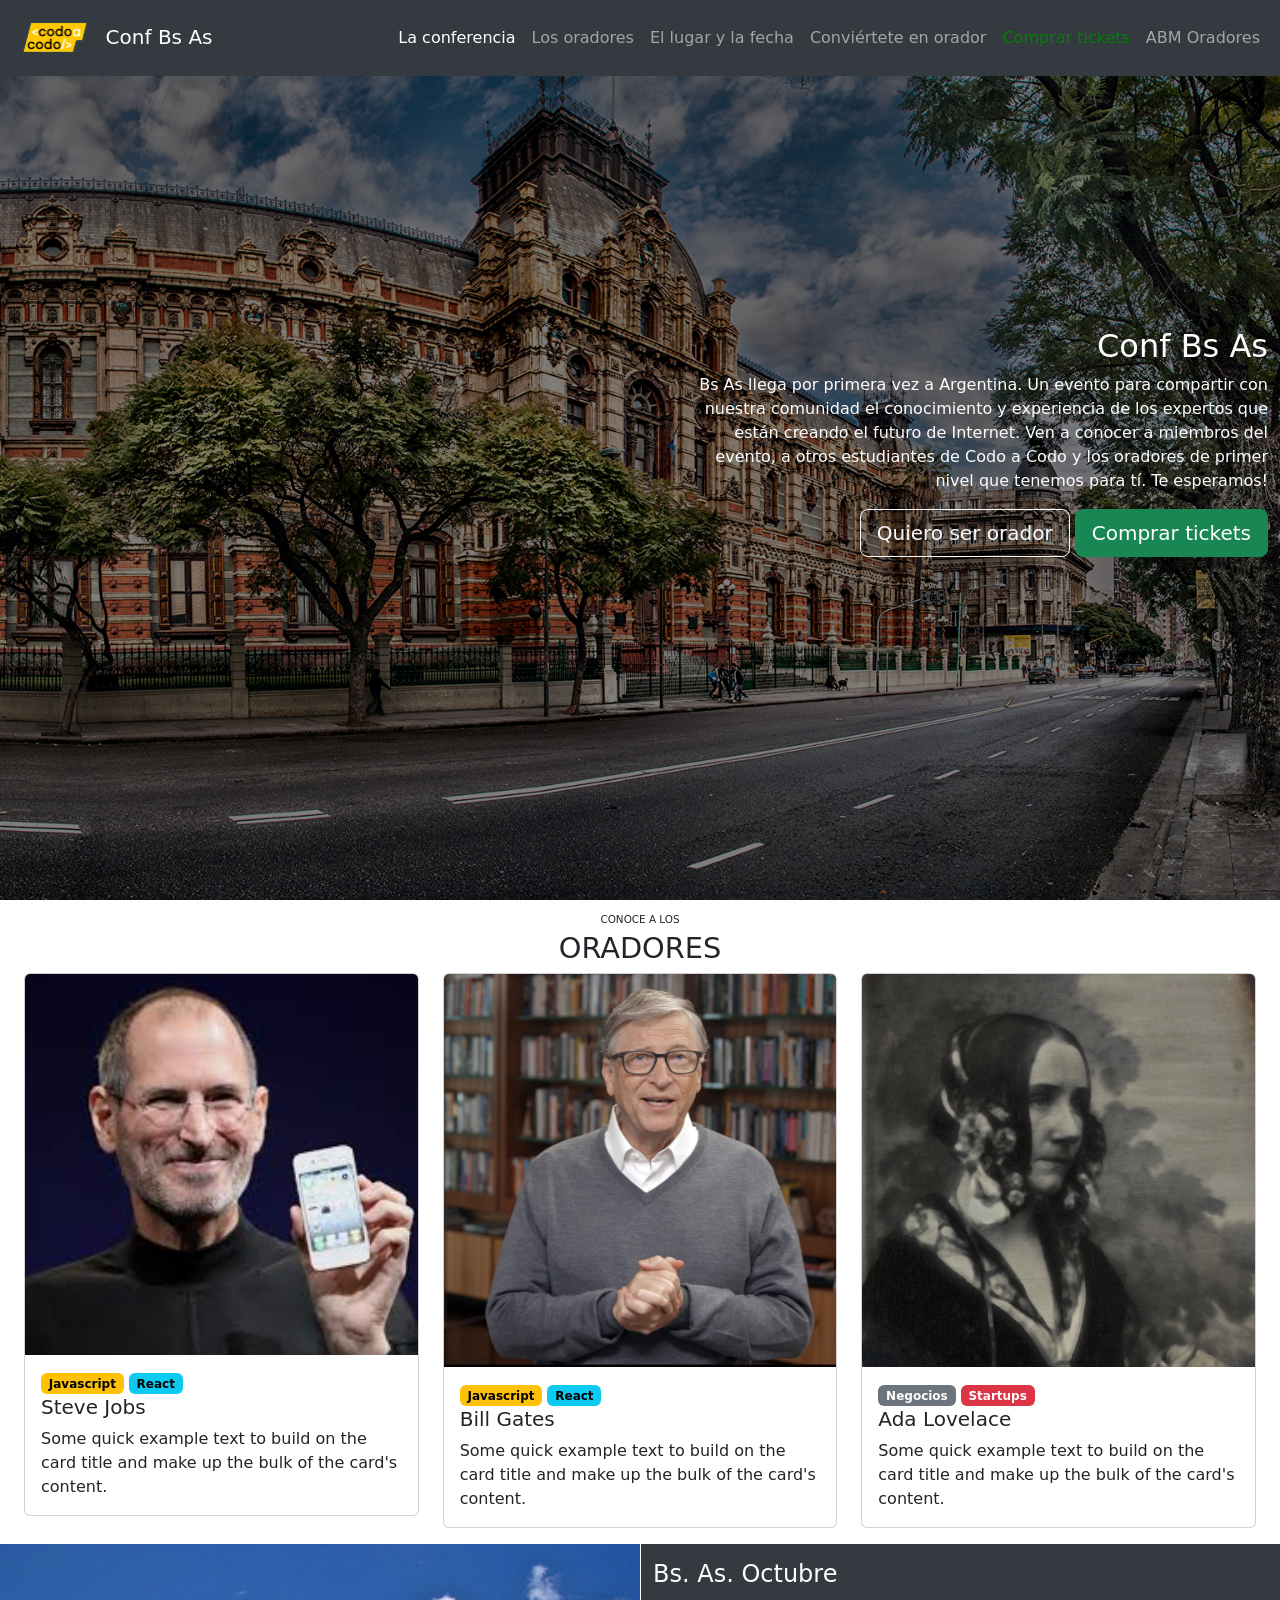
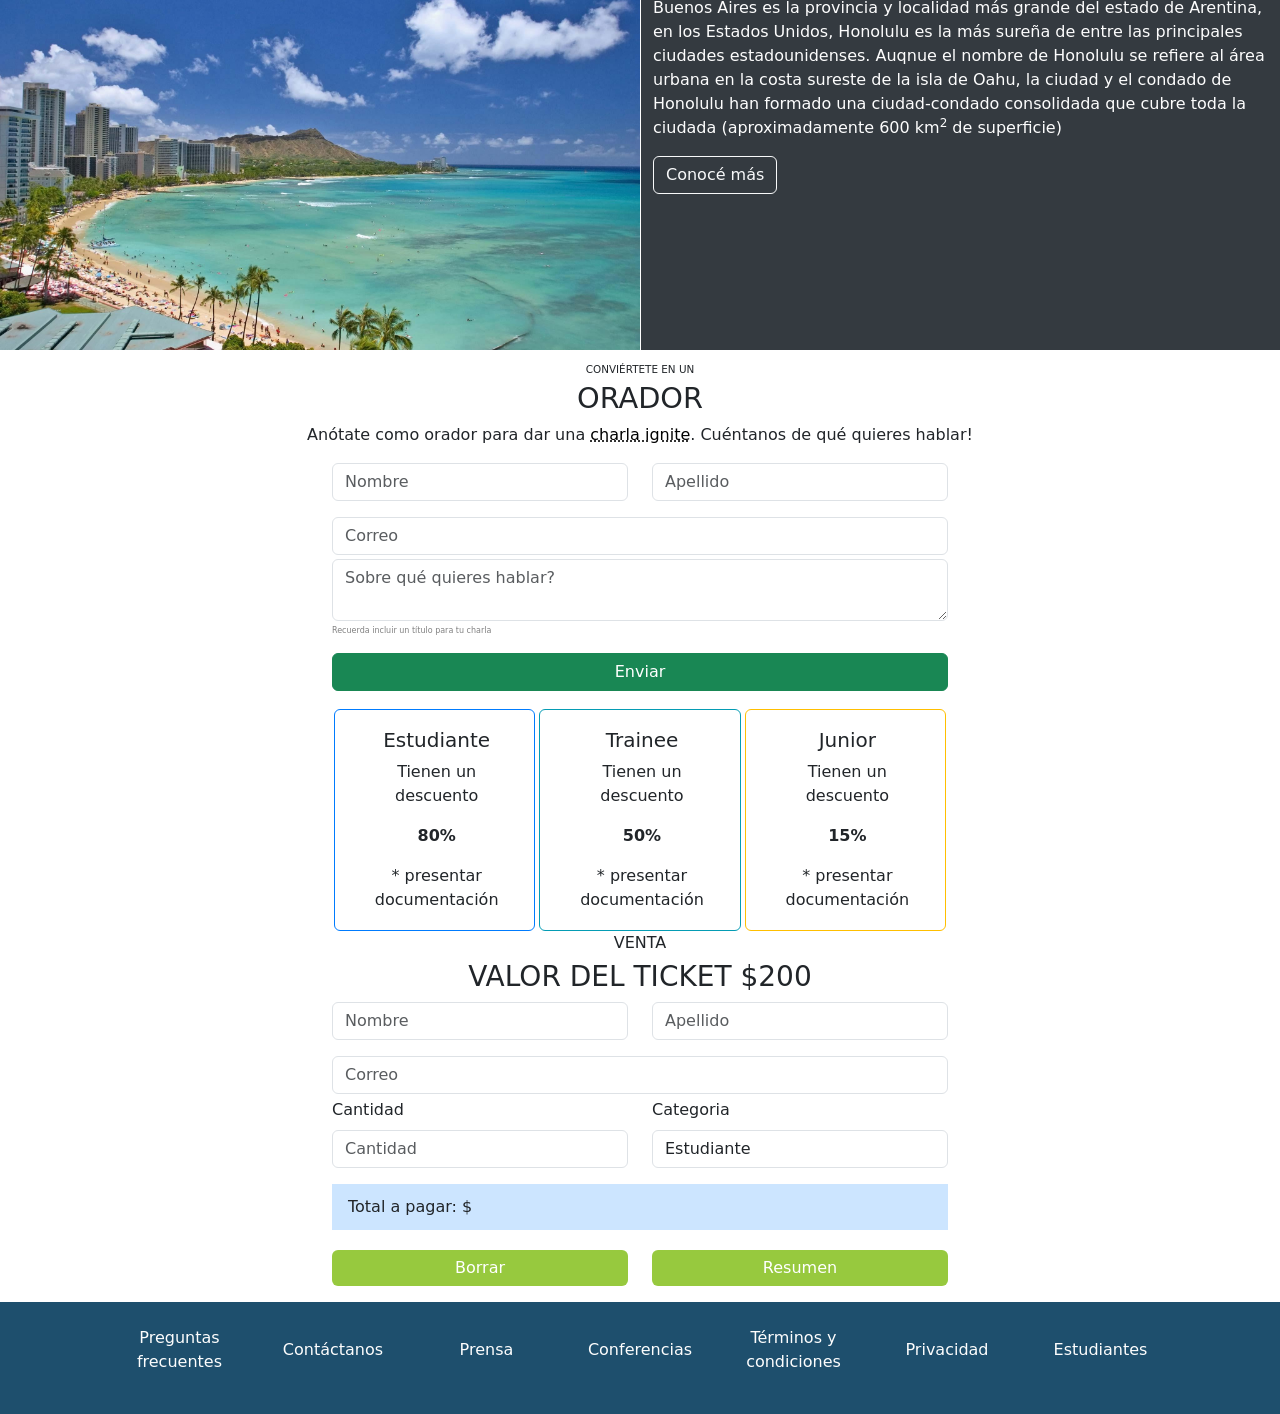
<file: Frontend/index.html>
<!DOCTYPE html>
<html lang="en">

<head>
    <meta charset="UTF-8">
    <meta http-equiv="X-UA-Compatible" content="IE=edge">
    <meta name="viewport" content="width=device-width, initial-scale=1.0">
    <link href="https://cdn.jsdelivr.net/npm/bootstrap@5.3.2/dist/css/bootstrap.min.css" rel="stylesheet"
        integrity="sha384-T3c6CoIi6uLrA9TneNEoa7RxnatzjcDSCmG1MXxSR1GAsXEV/Dwwykc2MPK8M2HN" crossorigin="anonymous">
    <link href="styles.css" rel="stylesheet">
    <title>Codito</title>
</head>

<body>
    <menu class="container-fluid m-auto p-0">
        <nav class="navbar navbar-expand-lg navbar-dark bg-dark">
            <div class="container-fluid">
                <a class="navbar-brand" href="#">
                    <img src="./assets/img/codoacodo.png" alt="" class="d-inline-block" id="logo">
                    Conf Bs As</a>
                <button class="navbar-toggler" type="button" data-bs-toggle="collapse" data-bs-target="#navbarNav"
                    aria-controls="navbarNav" aria-expanded="false" aria-label="Toggle navigation">
                    <span class="navbar-toggler-icon"></span>
                </button>
                <div class="collapse navbar-collapse justify-content-end" id="navbarNav">
                    <ul class="navbar-nav">
                        <li class="nav-item">
                            <a class="nav-link active" aria-current="page" href="#">La conferencia</a>
                        </li>
                        <li class="nav-item">
                            <a class="nav-link" href="#oradores">Los oradores</a>
                        </li>
                        <li class="nav-item">
                            <a class="nav-link" href="#lugarfecha">El lugar y la fecha</a>
                        </li>
                        <li class="nav-item">
                            <a class="nav-link" href="#formularioOrador">Conviértete en orador</a>
                        </li>
                        <li class="nav-item">
                            <a class="nav-link linkBuyTicket" href="#compra">Comprar tickets</a>
                        </li>
                        <li class="nav-item">
                            <a class="nav-link linkABMOradores" href="./abmOradores.html">ABM Oradores</a>
                        </li>
                    </ul>
                </div>
            </div>
        </nav>
    </menu>
    <header>
        <div class="container-fluid presentacion">
            <div class="row encabezado">
                <div class="col-12 d-flex">
                <div class="col">
                    <h2>Conf Bs As</h2>
                    <p>Bs As llega por primera vez a Argentina. Un evento para compartir con <br> nuestra comunidad el
                        conocimiento y
                        experiencia de los expertos que <br>están creando el futuro de Internet. Ven a conocer a miembros
                        del<br>
                        evento, a
                        otros estudiantes de Codo a Codo y los oradores de primer <br>nivel que tenemos para tí. Te
                        esperamos!
                    </p>
                </div>
                </div>
            </div>
            <div class="btns gap-1">
                <a href="#form"><button class="btn btn-outline-light btn-lg mb-3">Quiero ser orador</button></a>
                <a href="#ticket"><button class="btn btn-success btn-lg mb-3">Comprar tickets</button></a>
            </div>
        </div>
    </header>

    <section class="container-fluid" id="oradores">
        <div class="row">
            <div class="col">
                <h6 class="h6">conoce a los</h6>
                <h3 class="h3">oradores</h3>
            </div>
        </div>

        <div class="container-fluid card-oradores">
            <div class="row">
                <div class="col-md-4">
                    <div class="card">
                        <img src="./assets/img/steve.jpg" class="card-img-top" alt="...">
                        <div class="card-body">
                            <span class="badge text-bg-warning">Javascript</span>
                            <span class="badge text-bg-info">React</span>
                            <h5>Steve Jobs</h5>
                            <p class="card-text">Some quick example text to build on the card title and make up the bulk
                                of
                                the card's content.</p>
                        </div>
                    </div>
                </div>
                <div class="col-md-4">
                    <div class="card">
                        <img src="./assets/img/bill.jpg" class="card-img-top" alt="...">
                        <div class="card-body">
                            <span class="badge text-bg-warning">Javascript</span>
                            <span class="badge text-bg-info">React</span>
                            <h5>Bill Gates</h5>
                            <p class="card-text">Some quick example text to build on the card title and make up the bulk
                                of
                                the card's content.</p>
                        </div>
                    </div>
                </div>
                <div class="col-md-4">
                    <div class="card">
                        <img src="./assets/img/ada.jpeg" class="card-img-top" alt="...">
                        <div class="card-body">
                            <span class="badge text-bg-secondary">Negocios</span>
                            <span class="badge text-bg-danger">Startups</span>
                            <h5>Ada Lovelace</h5>
                            <p class="card-text">Some quick example text to build on the card title and make up the bulk
                                of
                                the card's content.</p>
                        </div>
                    </div>
                </div>
            </div>
        </div>
    </section>

    <section class="container-fluid row mx-0 p-0" id="lugarfecha">
        <div class="col-md-6 mx-0 p-0">
            <img class="baimg" src="./assets/img/honolulu.jpg" alt="">
        </div>
        <div class="col batext ">
            <h4>Bs. As. Octubre</h4>
            <p>Buenos Aires es la provincia y localidad más grande del estado de Arentina, en los Estados Unidos,
                Honolulu
                es la más sureña de entre las principales ciudades estadounidenses. Auqnue el nombre de Honolulu se
                refiere al
                área urbana en la costa sureste de la isla de Oahu, la ciudad y el condado de Honolulu han formado una
                ciudad-condado consolidada que cubre toda la ciudada (aproximadamente 600 km<sup>2</sup> de superficie)
            </p>
            <a class="btn btn-outline-light mb-3" href="#">Conocé más</a>
        </div>

    </section>

    <section class="formulario container-fluid row mx-0 p-0" id="formularioOrador">
        <h6 class="h6">conviértete en un</h6>
        <h3 class="h3">orador</h3>
        <p>Anótate como orador para dar una <a href="#">charla ignite</a>. Cuéntanos de qué quieres hablar!</p>
        <form method="POST" action="http://localhost:8080/wep-app/controller" id="formularioOrador">
            <div class="row">
                <div class="col-md-3 mb-3"></div>
                <div class="col-md-3 mb-3">
                    <input class="form-control" type="text" name="nombre" id="nombre" placeholder="Nombre" required />
                </div>
                <div class="col-md-3 mb-3">
                    <input class="form-control" type="text" name="apellido" id="apellido" placeholder="Apellido"
                        required />
                </div>
                <div class="col-md-3"></div>
                <div class="col-md-3 mb-3"></div>
                <div class="col-md-6 mb-1">
                    <input class="form-control" type="email" name="email" id="mail" placeholder="Correo" required />
                </div>
                <div class="col-md-3"></div>
                <div class="col-md-3"></div>
                <div class="col-md-6 mb-1">
                    <textarea class="form-control" name="textarea" id="tema"
                        placeholder="Sobre qué quieres hablar?"></textarea>
                </div>
                <div class="col-md-3"></div>

            </div>


            <div class="row">
                <div class="col-md-3"></div>
                <div class="col-md-6 mb-3">
                    <span class="textcharla">Recuerda incluir un título para tu charla</span>
                </div>
                <div class="col-md-3"></div>
            </div>

            <div class="row">
                <div class="col-md-3"></div>
                <div class="col-md-6 mb-3 d-grid gap-2">
                    <input class="btn btn-success " id="btnOrador" type="button" value="Enviar" />
                </div>
                <div class="col-md-3 mb-3"></div>
            </div>
        </form>
    </section>

    <section class="container-fluid row mx-0 p-0" id="compra">

        <div class="col-md-3"></div>
        <div class="col-md-6">

            <div class="compra">

                <div class="card text-center" id="estudiante" onclick="categoriaChange(event)">
                    <div class="card-body">
                        <h5 class="card-title">Estudiante</h5>
                        <p class="card-text">Tienen un descuento</p>
                        <p class="card-text">80%</p>
                        <p class="card-text">* presentar documentación</p>
                    </div>
                </div>

                <div class="card text-center" id="trainee" onclick="categoriaChange(event)">
                    <div class="card-body">
                        <h5 class="card-title">Trainee</h5>
                        <p class="card-text">Tienen un descuento</p>
                        <p class="card-text">50%</p>
                        <p class="card-text">* presentar documentación</p>
                    </div>
                </div>

                <div class="card text-center" id="junior" onclick="categoriaChange(event)">
                    <div class="card-body">
                        <h5 class="card-title">Junior</h5>
                        <p class="card-text">Tienen un descuento</p>
                        <p class="card-text">15%</p>
                        <p class="card-text">* presentar documentación</p>
                    </div>
                </div>

            </div>
            <div class="div row">
                <div class="col text-center">
                    <h6>VENTA</h6>
                    <h3 id="valor" value="200">VALOR DEL TICKET $200</h3>

                </div>
            </div>

        </div>
        <div class="col-md-3"></div>

        <form method="POST" action="" id="formularioCompra">
            <div class="row">
                <div class="col-md-3 mb-3"></div>
                <div class="col-md-3 mb-3">
                    <input class="form-control" type="text" name="nombre" id="nombre" placeholder="Nombre" required  />
                </div>
                <div class="col-md-3 mb-3">
                    <input class="form-control" type="text" name="apellido" id="apellido" placeholder="Apellido" required  />
                </div>
                <div class="col-md-3"></div>
                <div class="col-md-3"></div>
                <div class="col-md-6 mb-1">
                    <input class="form-control" type="email" name="email" id="email" placeholder="Correo" required />
                </div>
                <div class="col-md-3"></div>
                <div class="col-md-3 mb-3"></div>
                <div class="col-md-3 text-start">
                    <label class="form-label"for="cantidad">Cantidad</label>
                    <input class="form-control" type="number" min="0" name="cantidad" id="cantidad"
                    placeholder="Cantidad" required />
                </div>
                <div class="col-md-3 mb-3 text-start">
                    <label class="form-label" for="categoria">Categoria</label>
                    <select class="form-control" name="categoria" id="categoria" placeholder="Categoria" required>
                        <option value="estudiante">Estudiante</option>
                        <option value="trainee">Trainee</option>
                        <option value="junior">Junior</option>
                    </select>
                </div>
                <div class="col-md-3"></div>
                <div class="col-md-3"></div>
                <div class="col-md-6 mb-1 text-start">
                    <p class="total" id="total">Total a pagar: $</p>
                </div>



            </div>


            <div class="row">
                <div class="col-md-3"></div>
                <div class="col-md-3 mb-3 d-grid gap-2">
                    <button class="btn btngreen" id="borrarFormulario">Borrar</button>
                </div>
                <div class="col-md-3 mb-3 d-grid gap-2">
                    <button class="btn btngreen" id="resumen">Resumen</button>
                </div>
                <div class="col-md-3 mb-3"></div>
            </div>
        </form>

    </section>

    <footer class="container-fluid py-4">
        <div class="row">
            <span class="col"></span>
            <ul class="list-inline col-10 text-center">
                <li class="list-inline-item col"><a href="#">Preguntas frecuentes</a></li>
                <li class="list-inline-item col"><a href="#">Contáctanos</a></li>
                <li class="list-inline-item col"><a href="#">Prensa</a></li>
                <li class="list-inline-item col"><a href="#">Conferencias</a></li>
                <li class="list-inline-item col"><a href="#">Términos y condiciones</a></li>
                <li class="list-inline-item col"><a href="#">Privacidad</a></li>
                <li class="list-inline-item col"><a href="#">Estudiantes</a></li>
            </ul>
            <span class="col"></span>
        </div>
    </footer>


    <script src="https://cdn.jsdelivr.net/npm/bootstrap@5.3.2/dist/js/bootstrap.bundle.min.js"
        integrity="sha384-C6RzsynM9kWDrMNeT87bh95OGNyZPhcTNXj1NW7RuBCsyN/o0jlpcV8Qyq46cDfL"
        crossorigin="anonymous"></script>
        <script src="./assets/js/orador.js"></script>
        <script src="./assets/js/compra.js"></script>
</body>

</html>
</file>
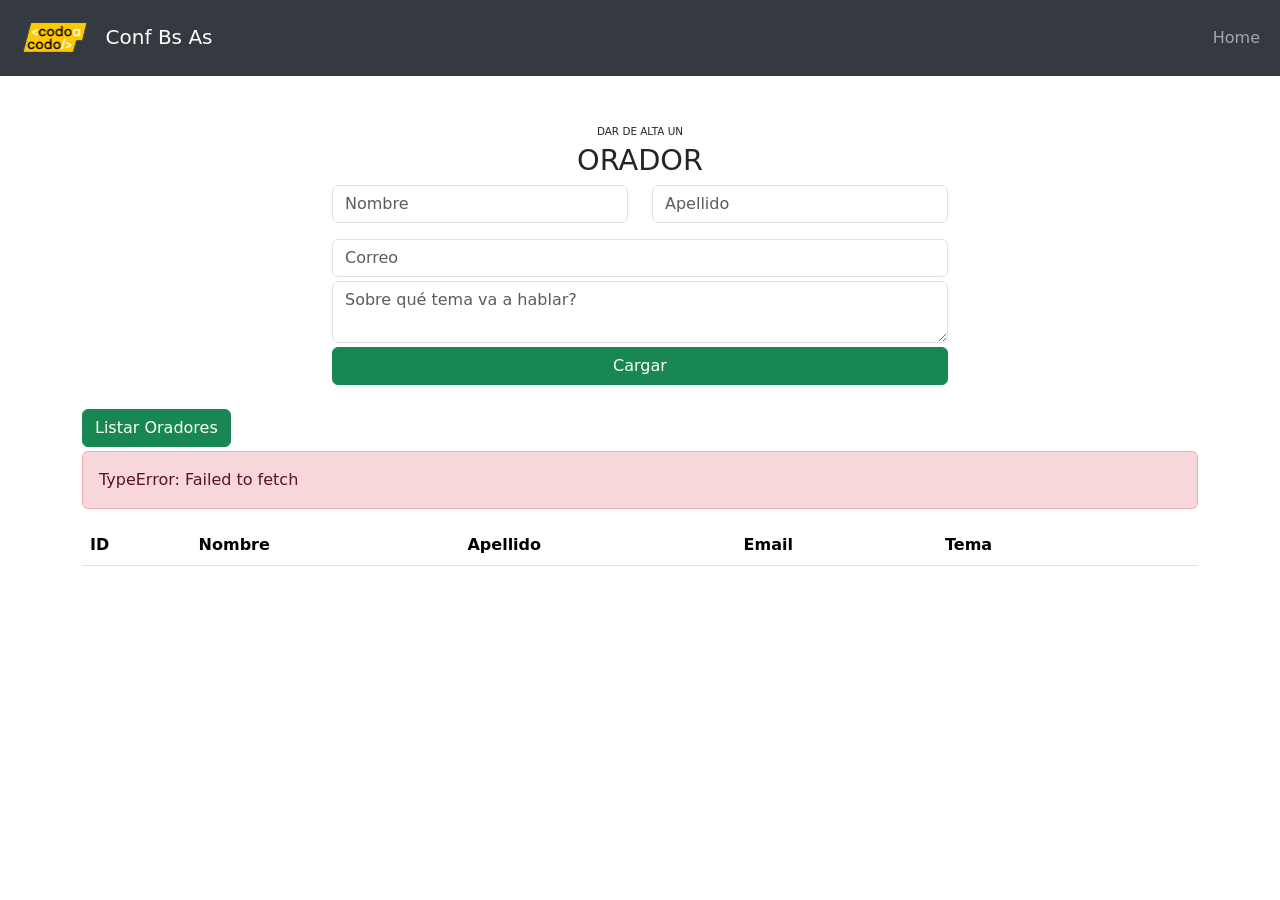
<file: Frontend/abmOradores.html>
<!DOCTYPE html>
<html lang="en">
    <head>
        <meta charset="UTF-8">
        <meta http-equiv="X-UA-Compatible" content="IE=edge">
        <meta name="viewport" content="width=device-width, initial-scale=1.0">
        <link href="https://cdn.jsdelivr.net/npm/bootstrap@5.3.2/dist/css/bootstrap.min.css" rel="stylesheet"
            integrity="sha384-T3c6CoIi6uLrA9TneNEoa7RxnatzjcDSCmG1MXxSR1GAsXEV/Dwwykc2MPK8M2HN" crossorigin="anonymous">
        <link href="styles.css" rel="stylesheet">
        <title>Codito</title>
    </head>
<body>
    <menu class="container-fluid m-auto p-0">
        <nav class="navbar navbar-expand-lg navbar-dark bg-dark">
            <div class="container-fluid">
                <a class="navbar-brand" href="#">
                    <img src="./assets/img/codoacodo.png" alt="" class="d-inline-block" id="logo">
                    Conf Bs As</a>
                <button class="navbar-toggler" type="button" data-bs-toggle="collapse" data-bs-target="#navbarNav"
                    aria-controls="navbarNav" aria-expanded="false" aria-label="Toggle navigation">
                    <span class="navbar-toggler-icon"></span>
                </button>
                <div class="collapse navbar-collapse justify-content-end" id="navbarNav">
                    <ul class="navbar-nav">
                        <li class="nav-item">
                            <a class="nav-link linkHome" href="./index.html">Home</a>
                        </li>
                    </ul>
                </div>
            </div>
        </nav>
    </menu>    
    <div>
        
    </div>
    <section class="formulario container-fluid row mx-0 p-0" id="formularioOrador">
        <h1><br></h1>
        <h1><br></h1>
        <h6 class="h6">Dar de alta un </h6>
        <h3 class="h3">orador</h3>
        <form method="POST" action="http://localhost:8080/wep-app/controller" id="formularioOrador">
            <div class="row">
                <div class="col-md-3 mb-3"></div>
                <div class="col-md-3 mb-3">
                    <input class="form-control" type="text" name="nombre" id="nombre" placeholder="Nombre" required />
                </div>
                <div class="col-md-3 mb-3">
                    <input class="form-control" type="text" name="apellido" id="apellido" placeholder="Apellido"
                        required />
                </div>
                <div class="col-md-3"></div>
                <div class="col-md-3 mb-3"></div>
                <div class="col-md-6 mb-1">
                    <input class="form-control" type="email" name="email" id="mail" placeholder="Correo" required />
                </div>
                <div class="col-md-3"></div>
                <div class="col-md-3"></div>
                <div class="col-md-6 mb-1">
                    <textarea class="form-control" name="textarea" id="tema"
                        placeholder="Sobre qué tema va a hablar?"></textarea>
                </div>
                <div class="col-md-3"></div>

            </div>
            <div class="row">
                <div class="col-md-3"></div>
                <div class="col-md-6 mb-3 d-grid gap-2">
                    <input class="btn btn-success " id="btnOrador" type="button" value="Cargar" />
                </div>
                <div class="col-md-3 mb-3"></div>
            </div>
        </form>
    </section>

    <div class="container">
        <div class="row">
            <div class="col-12 mt-2">
                <button class="btn btn-success" id="btnGetUsers">
                    Listar Oradores
                </button>
            </div>
        </div>
        <div class="row">
            <div class="col-12 mt-1" id="msj">

            </div>
            <div class="col-12">
                <div id="users">
                    <table class="table">
                        <thead>
                        <tr>
                            <th scope="col">ID</th>
                            <th scope="col">Nombre</th>
                            <th scope="col">Apellido</th>
                            <th scope="col">Email</th>
                            <th scope="col">Tema</th>
                            <th scope="col">&nbsp;</th>
                        </tr>
                        </thead>
                        <tbody id="usersRows">                          
                        </tbody>
                    </table>
                </div>
            </div>
        </div>
    </div>
</body>
<div class="modal fade" id="exampleModal" tabindex="-1" aria-labelledby="exampleModalLabel" aria-hidden="true">
    <div class="modal-dialog">
      <div class="modal-content">
        <div class="modal-header">
          <h1 class="modal-title fs-5" id="exampleModalLabel">Edición de Oradores</h1>
          <button type="button" class="btn-close" data-bs-dismiss="modal" aria-label="Close"></button>
        </div>
        <div class="modal-body" id="exampleModal">
            <label for="modalNombre">Nombre:</label>
            <input type="text" id="modalNombre" class="form-control">
            <label for="modalApellido">Apellido:</label>
            <input type="text" id="modalApellido" class="form-control">
            <label for="modalMail">Mail:</label>
            <input type="text" id="modalMail" class="form-control">
            <label for="modalTema">Tema:</label>
            <input type="text" id="modalTema" class="form-control">
        </div>
        <div class="modal-footer">
          <button type="button" class="btn btn-secondary" data-bs-dismiss="modal" id="cerrarModal">Cerrar</button>
          <button type="button" class="btn btn-primary" onclick="guardarCambiosOrador()">Actualizar</button>
        </div>
      </div>
    </div>
  </div>
<script src="https://cdn.jsdelivr.net/npm/bootstrap@5.3.2/dist/js/bootstrap.bundle.min.js" integrity="sha384-C6RzsynM9kWDrMNeT87bh95OGNyZPhcTNXj1NW7RuBCsyN/o0jlpcV8Qyq46cDfL" crossorigin="anonymous"></script>
<script src="./assets/js/ABMorador.js"></script>
</html>
</file>
<file: Frontend/styles.css>
:root {
    --gray: rgb(52, 58, 64);
    --white: rgb(253, 253, 253);
    --colorfooter: rgb(30, 79, 109);
}

#logo {
    height: 50px;
}

.bg-dark {
    background-color: var(--gray) !important;
    position: fixed;
    width: 100%;
    z-index: 1000;
}

.linkBuyTicket {
    color: green;
}

.presentacion {
    display: flex;
    flex-direction: column;
    align-items: flex-end;
    justify-content: center;
    height: 100%;
    position: absolute;
    width: 100%;
    margin: 0;
    background-color: rgba(0, 0, 0, 0.5);

}

.encabezado p,
h2 {
    text-align: right;
    color: var(--white);
}

header {
    background-image: url('./assets/img/ba1.jpg');
    background-position: right;
    background-size: cover;
    height: 100vh;
}

.card-oradores {
    display: flex;
    align-items: center;
    justify-content: center;
    margin-bottom: 1rem;
}

.btngreen {
    background-color: #97C93E;
    border: #97C93E;
    color: white
}

.h6 {
    text-align: center;
    text-transform: uppercase;
    font-size: .65rem;
    margin-top: .8rem;
}

.h3 {
    font-size: 1.8rem;
    text-transform: uppercase;
    text-align: center;
    line-height: 1.1;
}

.batext {
    background-color: var(--gray);
    color: var(--white);
    border-left: 1px solid var(--white)
}

.baimg {
    min-width: 100%;
    min-height: 100%;
    width: 100%;
    height: auto;
}

.batext h4 {
    margin-top: 1rem;

}

.formulario {
    padding: 0 3rem 1rem;
    display: flex;
    flex-direction: column;
    align-items: center;
    margin: auto;
}

.formulario>p {
    text-align: center;
}

.formulario p>a {
    text-decoration: dotted underline;
    color: black;
    /* color: black;
    border-bottom: 2px dotted;
    text-decoration: none; */
}

form {
    text-align: center;
}


.textcharla {
    display: block;
    font-size: .5rem;
    text-align: left;
    color: grey;
}

.compra {
    display: flex;
    flex-direction: row;
    justify-content: space-between;
    padding: 0px;


}

.compra div {
    margin: 2px;
    width: 100%;
    height: 100%;
}


.card-body>p.card-text:nth-child(3) {
    font-weight: bold;
}

.compra>div.card:nth-child(1) {
    border-color: #007BFE;
}

.compra>div.card:nth-child(2) {
    border-color: #049CB4;
}

.compra>div.card:nth-child(3) {
    border-color: #FFBF00;
}

.compra .card {
    cursor: pointer;
}

.activecard {
    border: 3px solid;
}

footer {
    background-color: var(--colorfooter);
}

footer li {
    list-style: none;
}

footer li a {
    text-decoration: none;
    color: var(--white);
}

#total {
    background-color: #CCE5FF;
    padding: 0.7rem 1rem;
}

footer ul {
    display: flex;
    align-items: center;
    flex-wrap: wrap;
    gap: 1.5rem;
}

@media (max-width:768px) {
    .compra {
        display: flex;
        flex-direction: column;
        justify-content: space-between;
        padding: 0px;
    }
}
</file>
